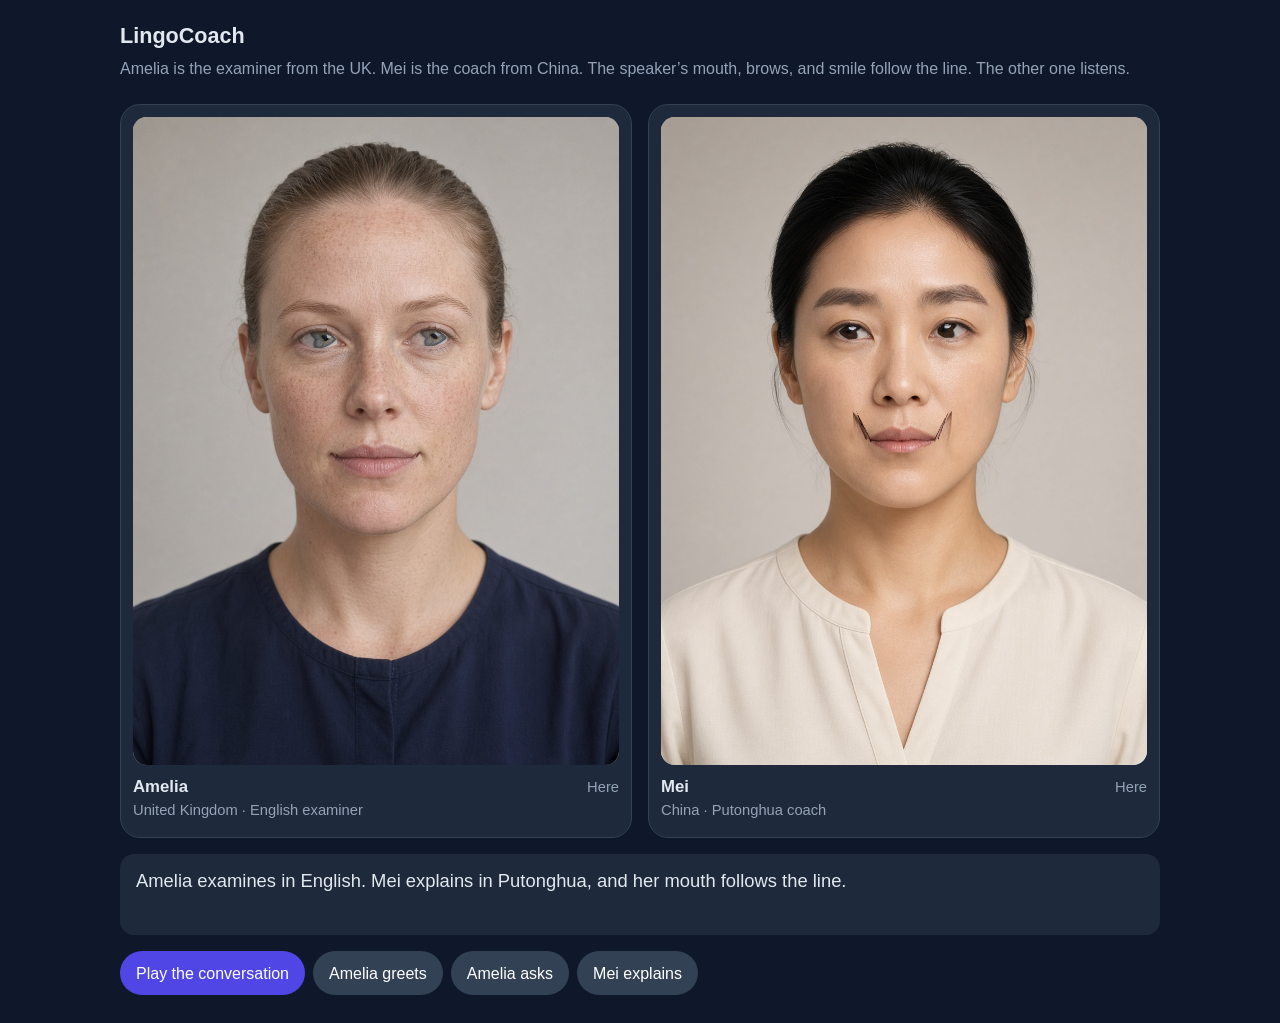
<file: prototype/avatars/index.html>
<!DOCTYPE html>
<html lang="en">
<head>
  <meta charset="UTF-8">
  <meta name="viewport" content="width=device-width, initial-scale=1">
  <title>LingoCoach — Amelia and Mei</title>
  <style>
    :root { color-scheme: dark; }
    * { box-sizing: border-box; }
    body {
      margin: 0;
      min-height: 100dvh;
      background: #0f172a;
      color: #e2e8f0;
      font: 16px/1.45 "Segoe UI", "PingFang HK", "Noto Sans SC", sans-serif;
    }
    header, main, footer { width: min(1040px, calc(100% - 32px)); margin-inline: auto; }
    header { padding: 20px 0 8px; }
    h1 { margin: 0; font-size: 1.35rem; }
    header p { margin: 6px 0 0; color: #94a3b8; }
    .stage {
      display: grid;
      grid-template-columns: 1fr 1fr;
      gap: 16px;
      margin-top: 16px;
    }
    .coach {
      background: #1e293b;
      border: 1px solid #334155;
      border-radius: 20px;
      padding: 12px 12px 16px;
    }
    canvas {
      width: 100%;
      aspect-ratio: 3 / 4;
      border-radius: 14px;
      background: #cbd5e1;
      display: block;
    }
    .who { display: flex; justify-content: space-between; align-items: baseline; margin-top: 10px; }
    .who strong { font-size: 1.05rem; }
    .who span, .role { color: #94a3b8; font-size: 0.92rem; }
    #subtitle {
      min-height: 4.4em;
      margin: 16px 0;
      padding: 14px 16px;
      background: #1e293b;
      border-radius: 14px;
      font-size: 1.15rem;
    }
    .actions { display: flex; flex-wrap: wrap; gap: 8px; padding-bottom: 28px; }
    button {
      min-height: 44px;
      padding: 0 16px;
      border: 0;
      border-radius: 999px;
      background: #4f46e5;
      color: white;
      font: inherit;
      cursor: pointer;
    }
    button.secondary { background: #334155; }
    button:disabled { opacity: 0.55; cursor: wait; }
    @media (max-width: 720px) {
      .stage { grid-template-columns: 1fr; }
    }
  </style>
</head>
<body>
  <header>
    <h1>LingoCoach</h1>
    <p>Amelia is the examiner from the UK. Mei is the coach from China. The speaker’s mouth, brows, and smile follow the line. The other one listens.</p>
  </header>
  <main>
    <div class="stage">
      <article class="coach">
        <canvas id="amelia-canvas" width="864" height="1152" aria-label="Amelia, examiner from the UK"></canvas>
        <div class="who">
          <strong>Amelia</strong>
          <span id="amelia-status">Here</span>
        </div>
        <div class="role">United Kingdom · English examiner</div>
      </article>
      <article class="coach">
        <canvas id="mei-canvas" width="864" height="1152" aria-label="Mei, coach from China"></canvas>
        <div class="who">
          <strong>Mei</strong>
          <span id="mei-status">Here</span>
        </div>
        <div class="role">China · Putonghua coach</div>
      </article>
    </div>
    <p id="subtitle">Loading both coaches…</p>
    <div class="actions">
      <button id="play" type="button">Play the conversation</button>
      <button class="secondary" type="button" data-line="0">Amelia greets</button>
      <button class="secondary" type="button" data-line="2">Amelia asks</button>
      <button class="secondary" type="button" data-line="1">Mei explains</button>
    </div>
  </main>
  <script type="module" src="./talk.js"></script>
</body>
</html>
</file>
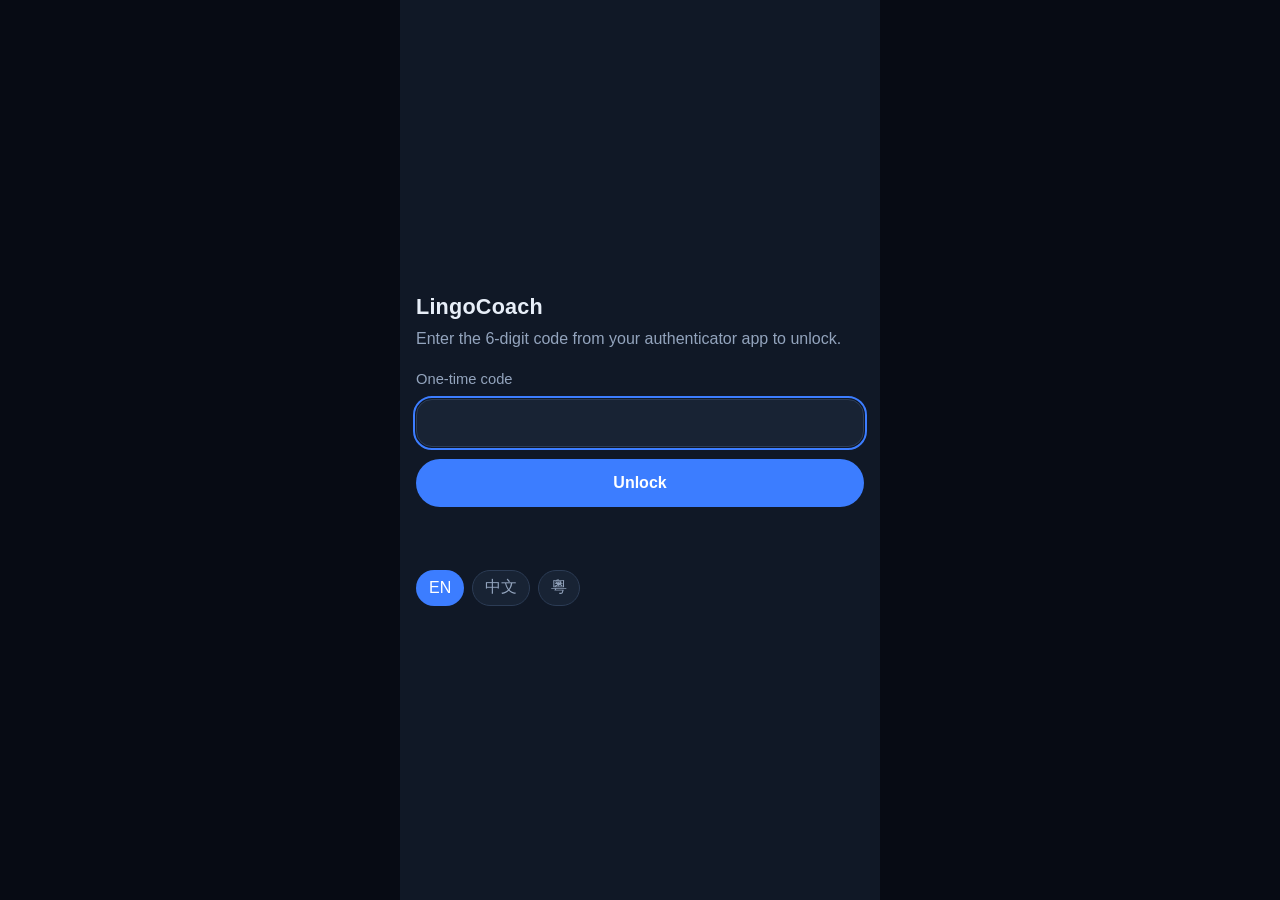
<file: voice-chat/app/static/login.html>
<!DOCTYPE html>
<html lang="en">
<head>
  <meta charset="utf-8">
  <meta name="viewport" content="width=device-width, initial-scale=1">
  <title>LingoCoach</title>
  <link rel="icon" href="data:image/svg+xml,%3Csvg xmlns='http://www.w3.org/2000/svg' viewBox='0 0 32 32'%3E%3Crect width='32' height='32' rx='8' fill='%23101826'/%3E%3Ccircle cx='16' cy='14' r='7' fill='%23e7eef8'/%3E%3C/svg%3E">
  <style>
    :root {
      color-scheme: dark;
      --bg: #101826;
      --bg-2: #182334;
      --ink: #e7eef8;
      --muted: #93a4bd;
      --line: #2c3c55;
      --accent: #3c7dff;
      --accent-ink: #ffffff;
      --danger: #c24141;
      font-family: "Segoe UI", "PingFang HK", "Noto Sans CJK TC", "Noto Sans SC", sans-serif;
    }
    * { box-sizing: border-box; }
    html, body { margin: 0; height: 100%; background: #070b14; color: var(--ink); }
    button, input { font: inherit; color: inherit; }
    button { cursor: pointer; }
    .phone {
      width: min(480px, 100%);
      height: 100dvh;
      margin: 0 auto;
      background: var(--bg);
      display: flex;
      flex-direction: column;
      justify-content: center;
      padding: 24px 16px;
      padding-top: max(24px, env(safe-area-inset-top));
    }
    .mark { font-weight: 700; letter-spacing: 0.01em; font-size: 1.35rem; margin: 0 0 8px; }
    .muted { color: var(--muted); margin: 0 0 20px; line-height: 1.4; }
    form { display: flex; flex-direction: column; gap: 12px; }
    label { font-size: 0.92rem; color: var(--muted); }
    input[type="text"] {
      min-height: 48px;
      border-radius: 16px;
      border: 1px solid var(--line);
      background: var(--bg-2);
      padding: 0 14px;
      letter-spacing: 0.35em;
      font-size: 1.25rem;
      text-align: center;
    }
    input:focus { outline: 2px solid var(--accent); outline-offset: 1px; }
    .primary {
      min-height: 48px;
      border: 0;
      border-radius: 999px;
      background: var(--accent);
      color: var(--accent-ink);
      padding: 0 16px;
      font-weight: 600;
    }
    .primary:disabled { opacity: 0.55; cursor: default; }
    .err { color: #f0a0a0; min-height: 1.3em; margin: 4px 0 0; font-size: 0.92rem; }
    .langs { display: flex; gap: 8px; margin-top: 28px; }
    .langs button {
      min-height: 36px;
      border-radius: 999px;
      border: 1px solid var(--line);
      background: var(--bg-2);
      padding: 0 12px;
      color: var(--muted);
    }
    .langs button[aria-pressed="true"] {
      background: var(--accent);
      color: white;
      border-color: transparent;
    }
  </style>
</head>
<body>
  <div class="phone">
    <p class="mark">LingoCoach</p>
    <p class="muted" id="hint"></p>
    <form id="form" autocomplete="one-time-code">
      <label for="code" id="label"></label>
      <input id="code" name="code" type="text" inputmode="numeric" pattern="[0-9 ]*" maxlength="12" autocomplete="one-time-code" required>
      <button class="primary" type="submit" id="submit"></button>
      <p class="err" id="err" role="alert"></p>
    </form>
    <div class="langs" role="group" aria-label="Language">
      <button type="button" data-lang="en" aria-pressed="true">EN</button>
      <button type="button" data-lang="cmn">中文</button>
      <button type="button" data-lang="yue">粵</button>
    </div>
  </div>
  <script>
    const I18N = {
      en: {
        hint: "Enter the 6-digit code from your authenticator app to unlock.",
        label: "One-time code",
        submit: "Unlock",
        bad: "That code is not valid. Use the current 30-second code, and check that your phone and the server agree on the time.",
        network: "Network error. Try again.",
      },
      cmn: {
        hint: "请输入身份验证器中的 6 位验证码以解锁。",
        label: "一次性验证码",
        submit: "解锁",
        bad: "验证码无效。请使用当前 30 秒内显示的验证码，并确认手机与服务器时间一致。",
        network: "网络错误，请重试。",
      },
      yue: {
        hint: "請輸入驗證器入面嘅 6 位密碼解鎖。",
        label: "一次性密碼",
        submit: "解鎖",
        bad: "密碼唔啱。請用而家呢 30 秒顯示嗰個，同埋睇下手機同伺服器時間係咪一致。",
        network: "網絡錯誤，請再試。",
      },
    };
    let lang = "en";
    const nav = (navigator.language || "").toLowerCase();
    if (nav.startsWith("zh-hk") || nav.startsWith("zh-tw") || nav.includes("yue")) lang = "yue";
    else if (nav.startsWith("zh")) lang = "cmn";

    function paint() {
      const t = I18N[lang] || I18N.en;
      document.getElementById("hint").textContent = t.hint;
      document.getElementById("label").textContent = t.label;
      document.getElementById("submit").textContent = t.submit;
      document.querySelectorAll(".langs button").forEach((btn) => {
        btn.setAttribute("aria-pressed", btn.dataset.lang === lang ? "true" : "false");
      });
    }
    paint();
    document.querySelectorAll(".langs button").forEach((btn) => {
      btn.addEventListener("click", () => {
        lang = btn.dataset.lang;
        document.getElementById("err").textContent = "";
        paint();
      });
    });

    const form = document.getElementById("form");
    const codeInput = document.getElementById("code");
    const err = document.getElementById("err");
    const submit = document.getElementById("submit");

    form.addEventListener("submit", async (event) => {
      event.preventDefault();
      err.textContent = "";
      const code = codeInput.value.replace(/\D/g, "");
      if (code.length !== 6) {
        err.textContent = (I18N[lang] || I18N.en).bad;
        return;
      }
      submit.disabled = true;
      try {
        const response = await fetch("/api/totp/verify", {
          method: "POST",
          headers: { "Content-Type": "application/json", Accept: "application/json" },
          body: JSON.stringify({ code }),
          credentials: "same-origin",
        });
        if (response.ok) {
          window.location.replace("/");
          return;
        }
        err.textContent = (I18N[lang] || I18N.en).bad;
      } catch (_) {
        err.textContent = (I18N[lang] || I18N.en).network;
      } finally {
        submit.disabled = false;
      }
    });
    codeInput.focus();
  </script>
</body>
</html>
</file>
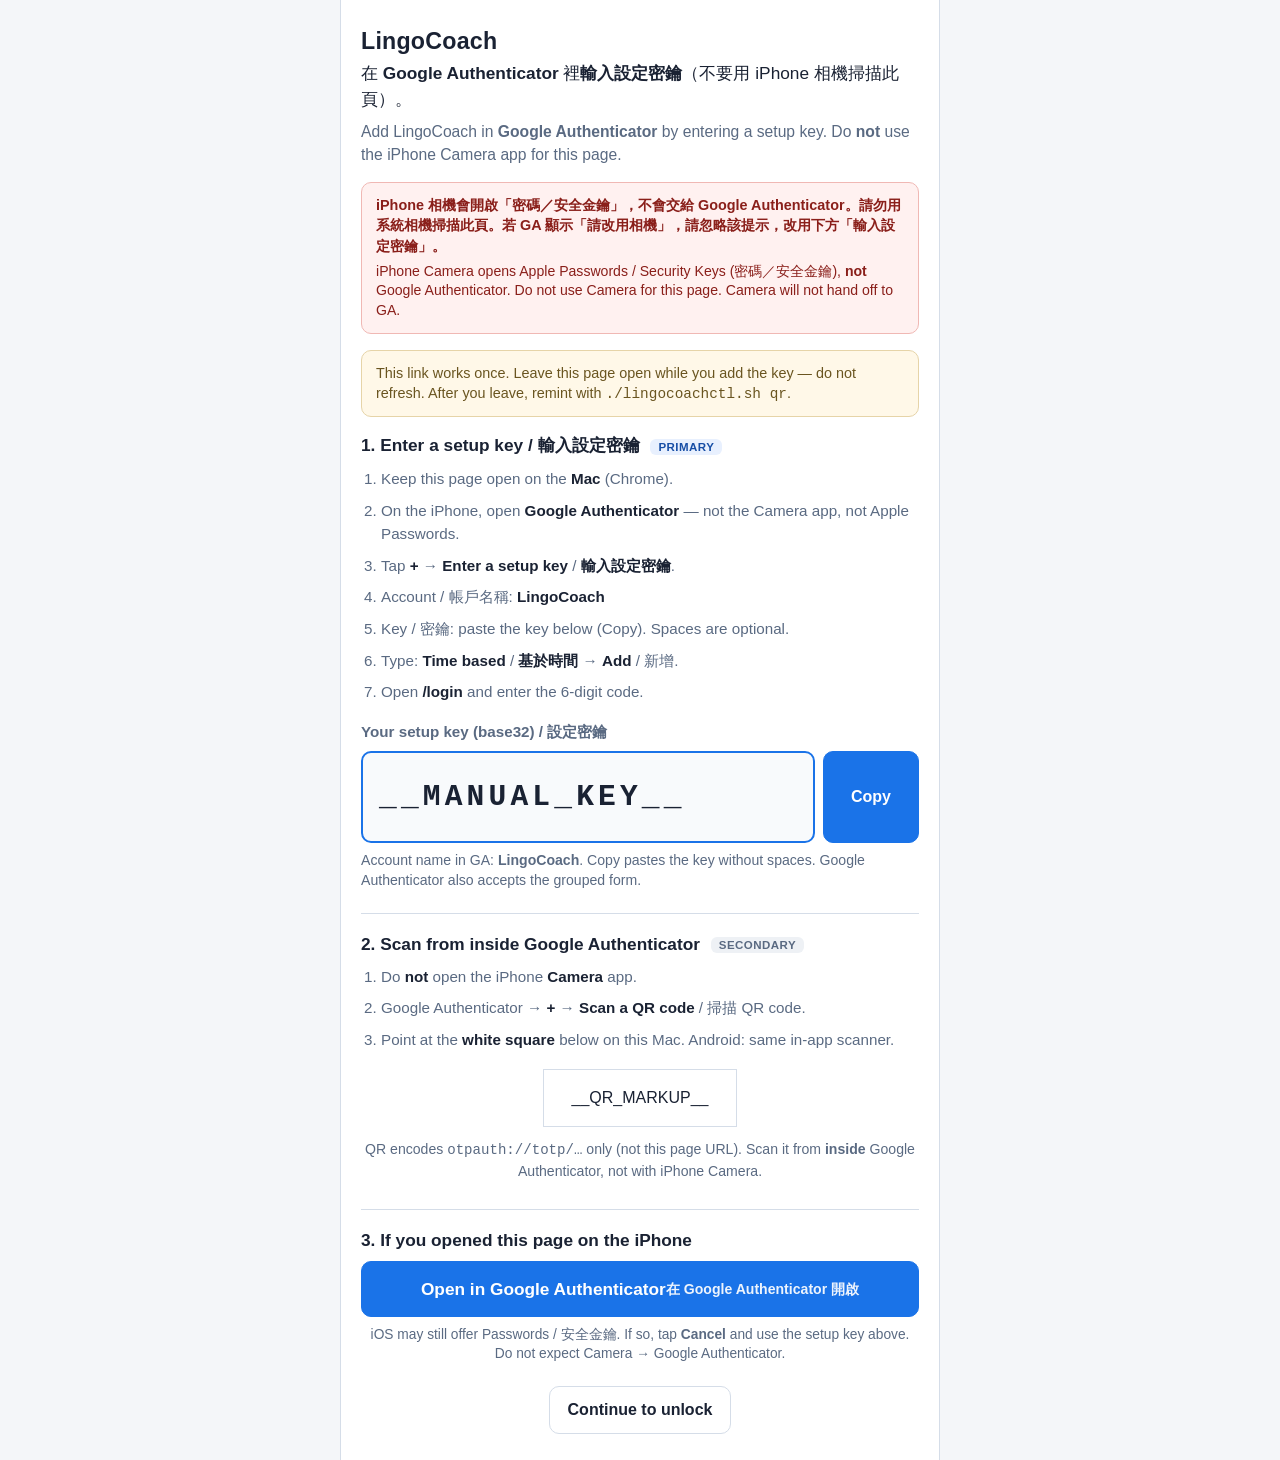
<file: voice-chat/app/static/setup_qr.html>
<!DOCTYPE html>
<html lang="zh-Hant">
<head>
  <meta charset="utf-8">
  <meta name="viewport" content="width=device-width, initial-scale=1">
  <meta name="color-scheme" content="light">
  <title>LingoCoach — Authenticator setup</title>
  <link rel="icon" href="data:image/svg+xml,%3Csvg xmlns='http://www.w3.org/2000/svg' viewBox='0 0 32 32'%3E%3Crect width='32' height='32' rx='8' fill='%23101826'/%3E%3Ccircle cx='16' cy='14' r='7' fill='%23e7eef8'/%3E%3C/svg%3E">
  <style>
    /* Forced-light enroll page. Primary path is Enter a setup key in Google
       Authenticator. The SVG QR is secondary (GA in-app scanner / Android).
       iPhone Camera treats otpauth:// as Apple Passwords / 安全金鑰 — do not
       tell users to scan this page with Camera. */
    :root {
      color-scheme: only light;
      --bg: #f4f6f9;
      --surface: #ffffff;
      --ink: #1a2233;
      --muted: #5a6a82;
      --line: #d5dde8;
      --accent: #1a73e8;
      --accent-ink: #ffffff;
      --ok: #1e7a4a;
      --warn-bg: #fff8e8;
      --warn-line: #e6d4a8;
      --danger-bg: #fff1f0;
      --danger-line: #f0b8b4;
      --danger-ink: #8a1f1a;
      font-family: "Segoe UI", "PingFang HK", "Noto Sans CJK TC", "Noto Sans SC", sans-serif;
    }
    * { box-sizing: border-box; }
    html, body {
      margin: 0;
      min-height: 100%;
      background: var(--bg);
      color: var(--ink);
      color-scheme: only light;
    }
    .sheet {
      width: min(600px, 100%);
      min-height: 100dvh;
      margin: 0 auto;
      background: var(--surface);
      display: flex;
      flex-direction: column;
      justify-content: center;
      padding: 28px 20px;
      padding-top: max(28px, env(safe-area-inset-top));
      padding-bottom: max(28px, env(safe-area-inset-bottom));
      border-left: 1px solid var(--line);
      border-right: 1px solid var(--line);
    }
    .mark {
      font-weight: 700;
      letter-spacing: 0.01em;
      font-size: 1.45rem;
      margin: 0 0 6px;
    }
    .lede-zh {
      margin: 0 0 8px;
      line-height: 1.5;
      font-size: 1.08rem;
    }
    .lede {
      margin: 0 0 16px;
      color: var(--muted);
      font-size: 0.98rem;
      line-height: 1.45;
    }
    .warn {
      margin: 0 0 16px;
      padding: 12px 14px;
      border: 1px solid var(--warn-line);
      border-radius: 10px;
      background: var(--warn-bg);
      color: #6a5520;
      font-size: 0.9rem;
      line-height: 1.4;
    }
    .warn-camera {
      border-color: var(--danger-line);
      background: var(--danger-bg);
      color: var(--danger-ink);
      font-weight: 600;
    }
    .warn-camera .warn-en {
      display: block;
      margin-top: 6px;
      font-weight: 500;
      font-size: 0.88rem;
    }
    .steps {
      margin: 0 0 18px;
      padding-left: 1.25rem;
      color: var(--muted);
      font-size: 0.95rem;
      line-height: 1.55;
    }
    .steps li { margin: 0 0 8px; }
    .steps strong { color: var(--ink); font-weight: 600; }
    /* White QR island: never invert; never round the modules. Secondary path. */
    .qr-wrap,
    .qr-island {
      align-self: center;
      color-scheme: only light;
      forced-color-adjust: none;
      background: #ffffff;
      padding: 28px;
      border-radius: 0;
      border: 1px solid var(--line);
      line-height: 0;
      margin: 0 auto 12px;
      width: fit-content;
      max-width: 100%;
      overflow: visible;
      filter: none;
      -webkit-filter: none;
      mix-blend-mode: normal;
      isolation: isolate;
    }
    .qr-wrap .qr-svg,
    .qr-island .qr-svg,
    .qr-wrap svg.qr-svg {
      display: block;
      margin: 0 auto;
      background: #ffffff;
      color-scheme: only light;
      forced-color-adjust: none;
      border-radius: 0;
      overflow: visible;
      shape-rendering: crispEdges;
      image-rendering: pixelated;
      image-rendering: crisp-edges;
      filter: none;
      -webkit-filter: none;
      max-width: min(420px, calc(100vw - 72px));
      min-width: 280px;
      height: auto;
      aspect-ratio: 1 / 1;
    }
    .qr-png-fallback,
    .qr-wrap img.qr-png-fallback {
      display: none !important;
      width: 0 !important;
      height: 0 !important;
      border-radius: 0;
    }
    .qr-wrap img.qr-img {
      image-rendering: pixelated;
      image-rendering: crisp-edges;
      border-radius: 0;
      background: #ffffff;
    }
    @media (prefers-color-scheme: dark) {
      .qr-wrap, .qr-island, .qr-wrap .qr-svg, .qr-island .qr-svg {
        color-scheme: only light;
        background: #ffffff !important;
        filter: none !important;
        -webkit-filter: none !important;
      }
      .qr-svg rect.qr-bg { fill: #ffffff !important; }
      .qr-svg rect.qr-mod { fill: #000000 !important; }
    }
    .scan-tip {
      margin: 0 0 24px;
      color: var(--muted);
      font-size: 0.88rem;
      line-height: 1.45;
      text-align: center;
    }
    .divider {
      margin: 4px 0 20px;
      border: 0;
      border-top: 1px solid var(--line);
    }
    .panel-title {
      margin: 0 0 10px;
      font-size: 1.08rem;
      font-weight: 700;
    }
    .panel-title .badge {
      display: inline-block;
      margin-left: 6px;
      padding: 2px 8px;
      border-radius: 6px;
      background: #e8f0fe;
      color: #174ea6;
      font-size: 0.72rem;
      font-weight: 600;
      vertical-align: middle;
      letter-spacing: 0.04em;
      text-transform: uppercase;
    }
    .panel-title .badge-secondary {
      background: #eef1f5;
      color: #5a6a82;
    }
    .key-label { font-size: 0.95rem; color: var(--muted); margin: 0 0 8px; font-weight: 600; }
    .key-row {
      display: flex;
      gap: 8px;
      align-items: stretch;
      margin: 0 0 8px;
    }
    .key {
      flex: 1;
      margin: 0;
      padding: 22px 16px;
      border-radius: 10px;
      border: 2px solid var(--accent);
      background: #f8fafc;
      font-family: ui-monospace, "SF Mono", Menlo, Consolas, monospace;
      font-size: 1.85rem;
      font-weight: 700;
      letter-spacing: 0.14em;
      word-break: break-all;
      line-height: 1.5;
      user-select: all;
      -webkit-user-select: all;
      color: var(--ink);
    }
    .copy {
      flex: 0 0 auto;
      min-width: 96px;
      border: 1px solid var(--accent);
      border-radius: 10px;
      background: var(--accent);
      color: var(--accent-ink);
      font-weight: 700;
      font-size: 1rem;
      cursor: pointer;
      padding: 0 16px;
    }
    .copy:active { filter: brightness(0.94); }
    .copy.copied {
      background: var(--ok);
      border-color: var(--ok);
    }
    .account-hint {
      margin: 0 0 18px;
      color: var(--muted);
      font-size: 0.88rem;
      line-height: 1.4;
    }
    .otpauth-btn {
      display: flex;
      align-items: center;
      justify-content: center;
      min-height: 56px;
      margin: 0 0 8px;
      border: 1px solid var(--accent);
      border-radius: 10px;
      background: var(--accent);
      color: var(--accent-ink);
      padding: 14px 16px;
      font-weight: 700;
      font-size: 1.08rem;
      text-decoration: none;
      text-align: center;
      line-height: 1.3;
    }
    .otpauth-btn:active { filter: brightness(0.94); }
    .otpauth-sub {
      margin: 0 0 22px;
      color: var(--muted);
      font-size: 0.86rem;
      line-height: 1.4;
      text-align: center;
    }
    .primary {
      display: inline-flex;
      align-items: center;
      justify-content: center;
      align-self: center;
      min-height: 48px;
      border-radius: 10px;
      background: transparent;
      color: var(--ink);
      border: 1px solid var(--line);
      padding: 0 18px;
      font-weight: 600;
      text-decoration: none;
      text-align: center;
    }
  </style>
</head>
<body>
  <div class="sheet">
    <p class="mark">LingoCoach</p>
    <p class="lede-zh">在 <strong>Google Authenticator</strong> 裡<strong>輸入設定密鑰</strong>（不要用 iPhone 相機掃描此頁）。</p>
    <p class="lede">Add LingoCoach in <strong>Google Authenticator</strong> by entering a setup key. Do <strong>not</strong> use the iPhone Camera app for this page.</p>
    <p class="warn warn-camera" id="camera-warning">iPhone 相機會開啟「密碼／安全金鑰」，<strong>不會</strong>交給 Google Authenticator。請勿用系統相機掃描此頁。若 GA 顯示「請改用相機」，請忽略該提示，改用下方「輸入設定密鑰」。<span class="warn-en">iPhone Camera opens Apple Passwords / Security Keys (密碼／安全金鑰), <strong>not</strong> Google Authenticator. Do not use Camera for this page. Camera will not hand off to GA.</span></p>
    <p class="warn">This link works once. Leave this page open while you add the key — do not refresh. After you leave, remint with <code>./lingocoachctl.sh qr</code>.</p>

    <section id="setup-key-primary">
      <h2 class="panel-title">1. Enter a setup key / 輸入設定密鑰 <span class="badge">Primary</span></h2>
      <ol class="steps" aria-label="Enter a setup key in Google Authenticator">
        <li>Keep this page open on the <strong>Mac</strong> (Chrome).</li>
        <li>On the iPhone, open <strong>Google Authenticator</strong> — not the Camera app, not Apple Passwords.</li>
        <li>Tap <strong>+</strong> → <strong>Enter a setup key</strong> / <strong>輸入設定密鑰</strong>.</li>
        <li>Account / 帳戶名稱: <strong>LingoCoach</strong></li>
        <li>Key / 密鑰: paste the key below (Copy). Spaces are optional.</li>
        <li>Type: <strong>Time based</strong> / <strong>基於時間</strong> → <strong>Add</strong> / 新增.</li>
        <li>Open <strong>/login</strong> and enter the 6-digit code.</li>
      </ol>
      <p class="key-label">Your setup key (base32) / 設定密鑰</p>
      <div class="key-row">
        <p class="key" id="manual">__MANUAL_KEY__</p>
        <button type="button" class="copy" id="copy-key" data-raw="__MANUAL_KEY_RAW__">Copy</button>
      </div>
      <p class="account-hint">Account name in GA: <strong>LingoCoach</strong>. Copy pastes the key without spaces. Google Authenticator also accepts the grouped form.</p>
    </section>

    <hr class="divider">

    <section id="qr-secondary">
      <h2 class="panel-title">2. Scan from inside Google Authenticator <span class="badge badge-secondary">Secondary</span></h2>
      <ol class="steps" aria-label="Scan QR from inside Google Authenticator">
        <li>Do <strong>not</strong> open the iPhone <strong>Camera</strong> app.</li>
        <li>Google Authenticator → <strong>+</strong> → <strong>Scan a QR code</strong> / 掃描 QR code.</li>
        <li>Point at the <strong>white square</strong> below on this Mac. Android: same in-app scanner.</li>
      </ol>
      <div class="qr-wrap qr-island" id="qr-primary">__QR_MARKUP__</div>
      <p class="scan-tip">QR encodes <code>otpauth://totp/…</code> only (not this page URL). Scan it from <strong>inside</strong> Google Authenticator, not with iPhone Camera.</p>
    </section>

    <hr class="divider">

    <section id="otpauth-phone">
      <h2 class="panel-title">3. If you opened this page on the iPhone</h2>
      <a class="otpauth-btn" id="otpauth-link" href="__OTPAUTH_URI__">Open in Google Authenticator<br><span style="font-weight:600;font-size:0.88rem;opacity:0.92">在 Google Authenticator 開啟</span></a>
      <p class="otpauth-sub">iOS may still offer Passwords / 安全金鑰. If so, tap <strong>Cancel</strong> and use the setup key above. Do not expect Camera → Google Authenticator.</p>
    </section>

    <a class="primary" href="/login">Continue to unlock</a>
  </div>
  <script>
    (function () {
      var btn = document.getElementById("copy-key");
      if (!btn) return;
      var raw = btn.getAttribute("data-raw") || "";
      var done = function () {
        btn.textContent = "Copied";
        btn.classList.add("copied");
        setTimeout(function () {
          btn.textContent = "Copy";
          btn.classList.remove("copied");
        }, 1500);
      };
      var selectVisible = function () {
        var el = document.getElementById("manual");
        if (!el) return false;
        var range = document.createRange();
        range.selectNodeContents(el);
        var sel = window.getSelection();
        sel.removeAllRanges();
        sel.addRange(range);
        return true;
      };
      var execCopy = function () {
        var ta = document.createElement("textarea");
        ta.value = raw;
        ta.setAttribute("readonly", "");
        ta.setAttribute("aria-hidden", "true");
        ta.style.position = "fixed";
        ta.style.top = "0";
        ta.style.left = "-9999px";
        ta.style.opacity = "0";
        document.body.appendChild(ta);
        ta.focus();
        ta.select();
        ta.setSelectionRange(0, raw.length);
        var ok = false;
        try {
          ok = document.execCommand("copy");
        } catch (e) {
          ok = false;
        }
        document.body.removeChild(ta);
        return ok;
      };
      btn.addEventListener("click", function () {
        if (navigator.clipboard && navigator.clipboard.writeText) {
          navigator.clipboard.writeText(raw).then(done).catch(function () {
            if (execCopy()) done();
            else selectVisible();
          });
          return;
        }
        if (execCopy()) done();
        else selectVisible();
      });
    })();
  </script>
</body>
</html>
</file>
